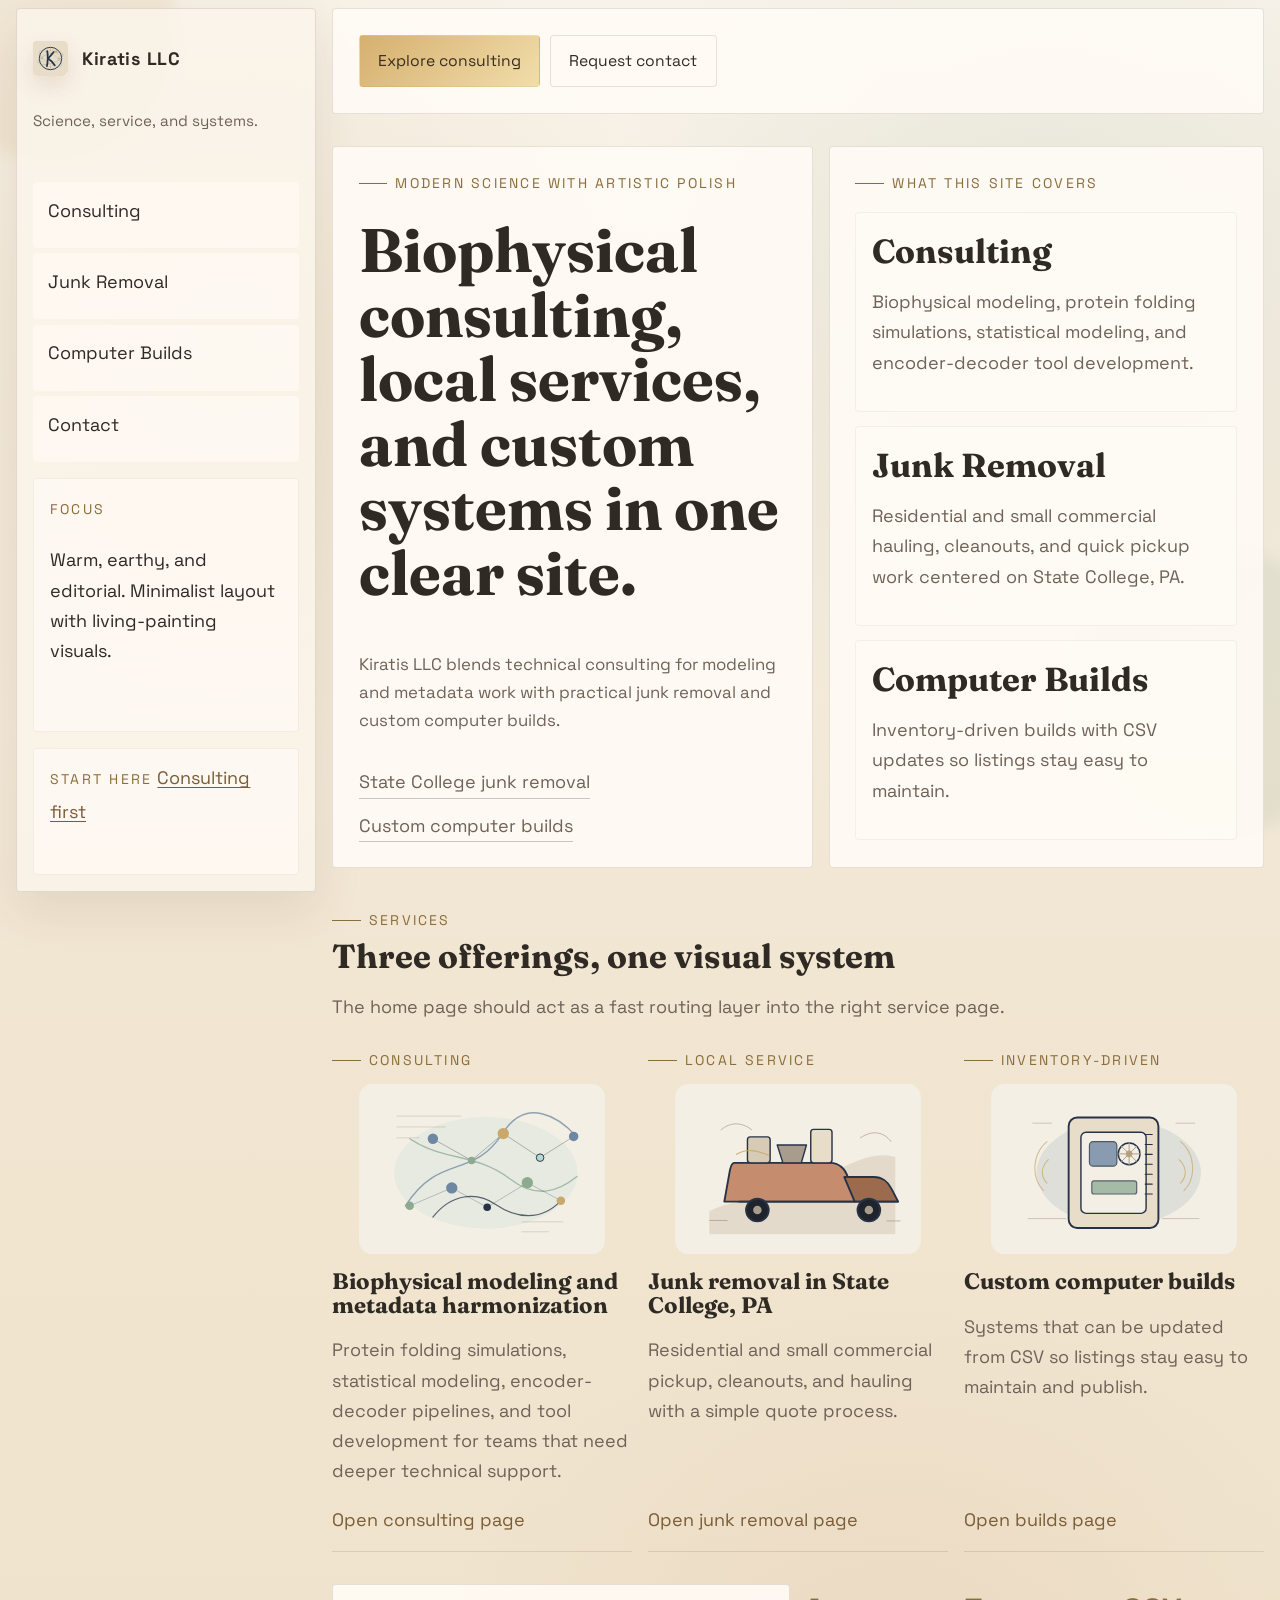
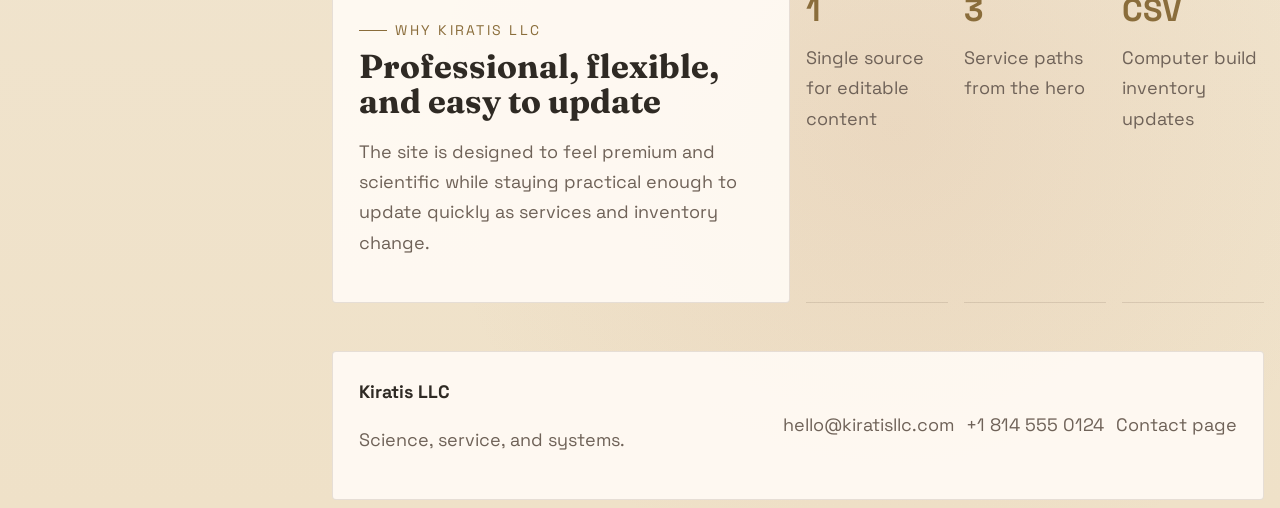
<file: index.html>
<!doctype html>
<html lang="en">
<head>
  <meta charset="utf-8">
  <meta name="viewport" content="width=device-width, initial-scale=1">
  <meta name="description" content="Kiratis LLC provides biophysical modeling consulting, local junk removal, and custom computer builds.">
  <title>Kiratis LLC | Science, Service, and Systems</title>
  <link rel="stylesheet" href="styles.css">
  <script src="script.js" defer></script>
</head>
<body data-page="home">
  <div class="page-sheen page-sheen-one" aria-hidden="true"></div>
  <div class="page-sheen page-sheen-two" aria-hidden="true"></div>

  <div class="app-shell">
    <aside class="sidebar">
      <a class="brand sidebar-brand" href="index.html">
        <img src="assets/logos/logo-mark.svg?v=2" alt="Kiratis LLC mark">
        <span data-site-brand>Kiratis LLC</span>
      </a>
      <p class="sidebar-kicker">Science, service, and systems.</p>
      <nav class="sidebar-nav" aria-label="Primary">
        <a href="consulting.html">Consulting</a>
        <a href="junk-removal.html">Junk Removal</a>
        <a href="computer-builds.html">Computer Builds</a>
        <a href="contact.html">Contact</a>
      </nav>
      <div class="sidebar-block">
        <span class="sidebar-label">Focus</span>
        <p>Warm, earthy, and editorial. Minimalist layout with living-painting visuals.</p>
      </div>
      <div class="sidebar-block sidebar-note">
        <span class="sidebar-label">Start here</span>
        <a href="consulting.html">Consulting first</a>
      </div>
    </aside>

    <div class="app-content">
      <header class="site-header">
        <div class="header-actions">
          <a class="button button-primary" href="consulting.html">Explore consulting</a>
          <a class="button button-secondary" href="contact.html">Request contact</a>
        </div>
      </header>

      <main>
    <section class="hero hero-split">
      <div class="hero-copy">
        <span class="eyebrow">Modern science with artistic polish</span>
        <h1>Biophysical consulting, local services, and custom systems in one clear site.</h1>
        <p class="lede">Kiratis LLC blends technical consulting for modeling and metadata work with practical junk removal and custom computer builds.</p>
        <div class="inline-links">
          <a href="junk-removal.html">State College junk removal</a>
          <a href="computer-builds.html">Custom computer builds</a>
        </div>
      </div>
      <div class="hero-panel">
        <div class="panel-kicker">What this site covers</div>
        <div class="panel-stack">
          <article>
            <h2>Consulting</h2>
            <p>Biophysical modeling, protein folding simulations, statistical modeling, and encoder-decoder tool development.</p>
          </article>
          <article>
            <h2>Junk Removal</h2>
            <p>Residential and small commercial hauling, cleanouts, and quick pickup work centered on State College, PA.</p>
          </article>
          <article>
            <h2>Computer Builds</h2>
            <p>Inventory-driven builds with CSV updates so listings stay easy to maintain.</p>
          </article>
        </div>
      </div>
    </section>

    <section class="section">
      <div class="section-heading">
        <span class="eyebrow">Services</span>
        <h2>Three offerings, one visual system</h2>
        <p>The home page should act as a fast routing layer into the right service page.</p>
      </div>
      <div class="service-grid" data-service-cards>
        <article class="service-card glass-card">
          <h3>Loading services...</h3>
          <p>The service cards will populate from <strong>data/services.json</strong>.</p>
        </article>
      </div>
    </section>

    <section class="section section-two-column">
      <div class="content-block glass-card">
        <span class="eyebrow">Why Kiratis LLC</span>
        <h2>Professional, flexible, and easy to update</h2>
        <p>The site is designed to feel premium and scientific while staying practical enough to update quickly as services and inventory change.</p>
      </div>
      <div class="stats-grid">
        <div class="stat-card glass-card">
          <strong>1</strong>
          <span>Single source for editable content</span>
        </div>
        <div class="stat-card glass-card">
          <strong>3</strong>
          <span>Service paths from the hero</span>
        </div>
        <div class="stat-card glass-card">
          <strong>CSV</strong>
          <span>Computer build inventory updates</span>
        </div>
      </div>
    </section>
  </main>

      <footer class="site-footer glass-card">
        <div>
          <strong data-site-brand>Kiratis LLC</strong>
          <p data-site-tagline>Science, service, and systems.</p>
        </div>
        <div class="footer-links">
          <a href="mailto:hello@kiratisllc.com" data-contact-email>Email</a>
          <a href="tel:+18145550124" data-contact-phone>Phone</a>
          <a href="contact.html">Contact page</a>
        </div>
      </footer>
    </div>
  </div>
</body>
</html>
</file>
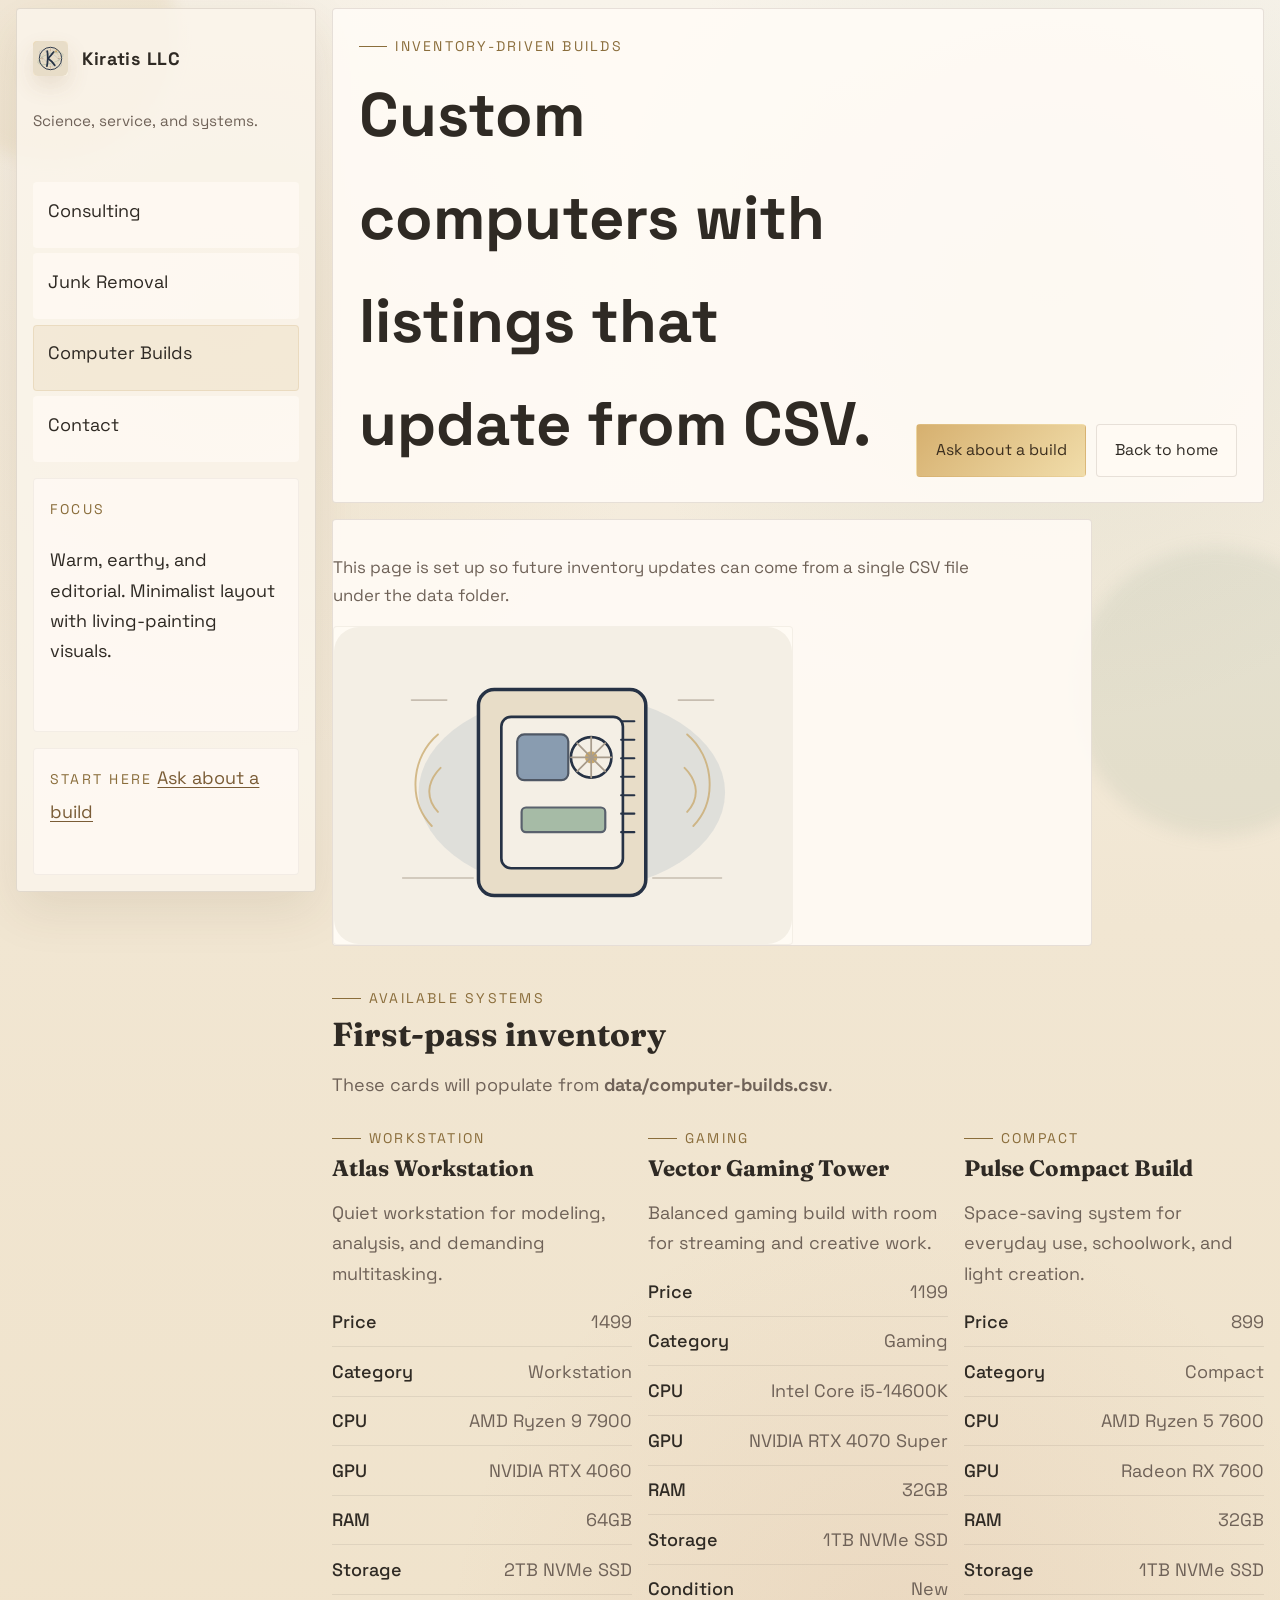
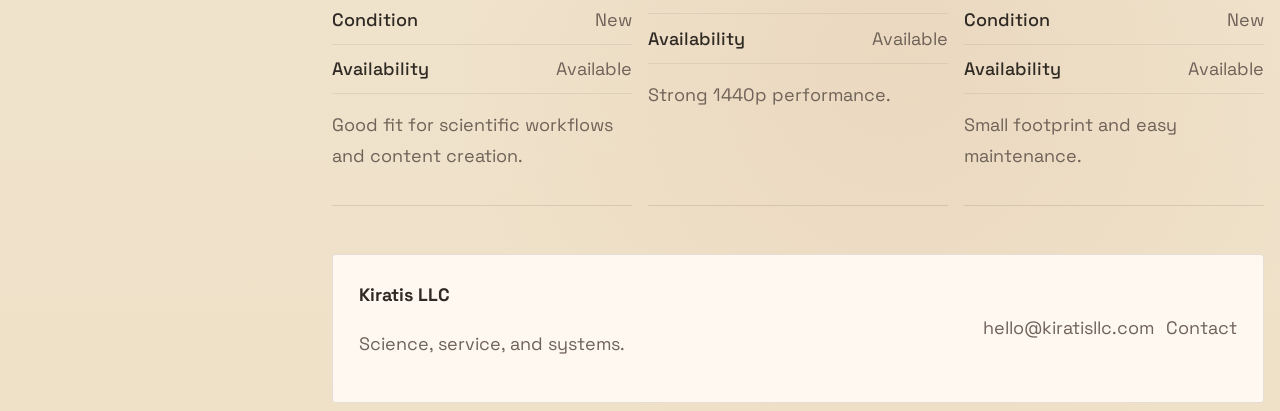
<file: computer-builds.html>
<!doctype html>
<html lang="en">
<head>
  <meta charset="utf-8">
  <meta name="viewport" content="width=device-width, initial-scale=1">
  <meta name="description" content="Custom computer builds with inventory updated from CSV.">
  <title>Computer Builds | Kiratis LLC</title>
  <link rel="stylesheet" href="styles.css">
  <script src="script.js" defer></script>
</head>
<body data-page="computer-builds">
  <div class="page-sheen page-sheen-one" aria-hidden="true"></div>
  <div class="page-sheen page-sheen-two" aria-hidden="true"></div>

  <div class="app-shell">
    <aside class="sidebar">
      <a class="brand sidebar-brand" href="index.html">
        <img src="assets/logos/logo-mark.svg?v=2" alt="Kiratis LLC mark">
        <span data-site-brand>Kiratis LLC</span>
      </a>
      <p class="sidebar-kicker">Science, service, and systems.</p>
      <nav class="sidebar-nav" aria-label="Primary">
        <a href="consulting.html">Consulting</a>
        <a href="junk-removal.html">Junk Removal</a>
        <a href="computer-builds.html" aria-current="page">Computer Builds</a>
        <a href="contact.html">Contact</a>
      </nav>
      <div class="sidebar-block">
        <span class="sidebar-label">Focus</span>
        <p>Warm, earthy, and editorial. Minimalist layout with living-painting visuals.</p>
      </div>
      <div class="sidebar-block sidebar-note">
        <span class="sidebar-label">Start here</span>
        <a href="contact.html">Ask about a build</a>
      </div>
    </aside>

    <div class="app-content">
      <header class="site-header">
        <div class="header-copy">
          <span class="eyebrow">Inventory-driven builds</span>
          <h1>Custom computers with listings that update from CSV.</h1>
        </div>
        <div class="header-actions">
          <a class="button button-primary" href="contact.html">Ask about a build</a>
          <a class="button button-secondary" href="index.html">Back to home</a>
        </div>
      </header>

      <main>
    <section class="hero page-hero">
      <p class="lede">This page is set up so future inventory updates can come from a single CSV file under the data folder.</p>
      <img class="hero-inline-art" src="assets/illustrations/sections/section-computer-builds.svg?v=2" alt="Computer builds section illustration">
    </section>

    <section class="section">
      <div class="section-heading">
        <span class="eyebrow">Available systems</span>
        <h2>First-pass inventory</h2>
        <p>These cards will populate from <strong>data/computer-builds.csv</strong>.</p>
      </div>
      <div class="build-grid" data-builds>
        <article class="build-card glass-card">
          <h3>Loading builds...</h3>
          <p>The inventory will render once the CSV is available.</p>
        </article>
      </div>
    </section>
  </main>

      <footer class="site-footer glass-card">
        <div>
          <strong data-site-brand>Kiratis LLC</strong>
          <p data-site-tagline>Science, service, and systems.</p>
        </div>
        <div class="footer-links">
          <a href="mailto:hello@kiratisllc.com" data-contact-email>Email</a>
          <a href="contact.html">Contact</a>
        </div>
      </footer>
    </div>
  </div>
</body>
</html>
</file>
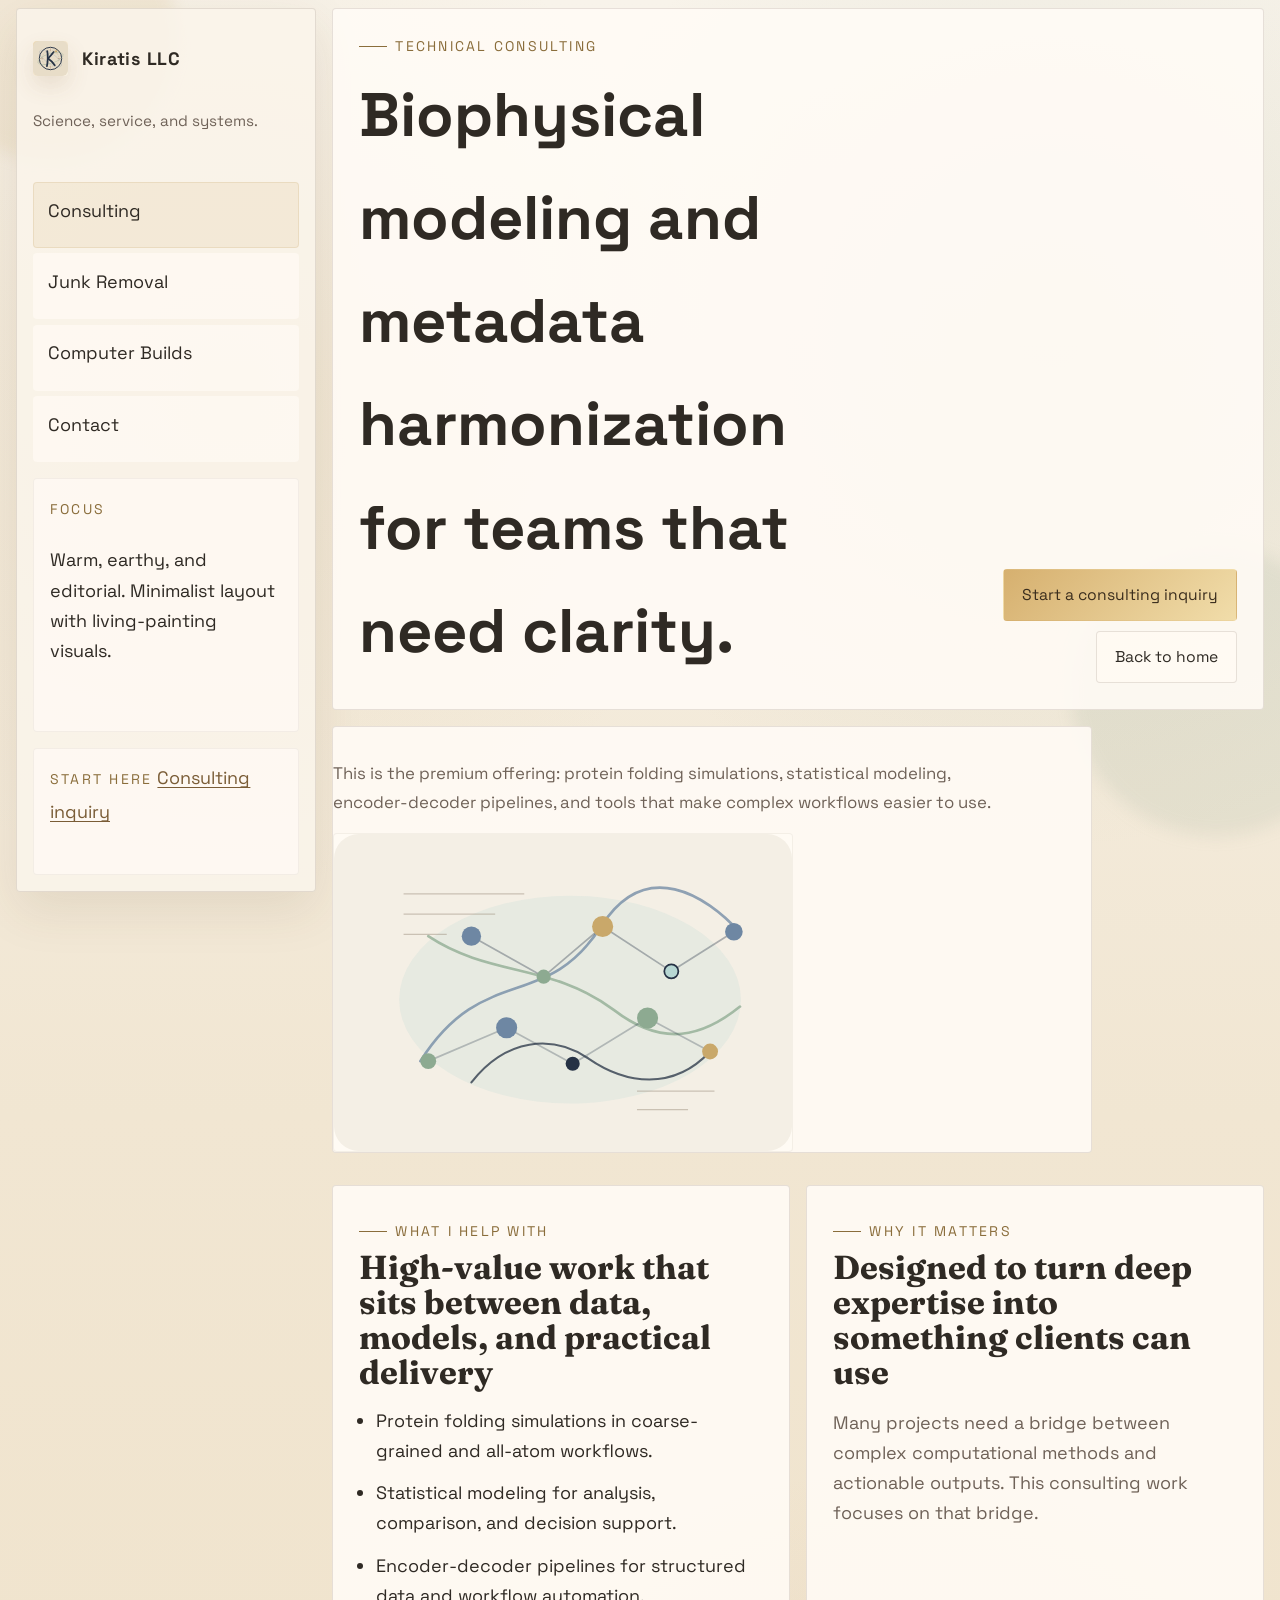
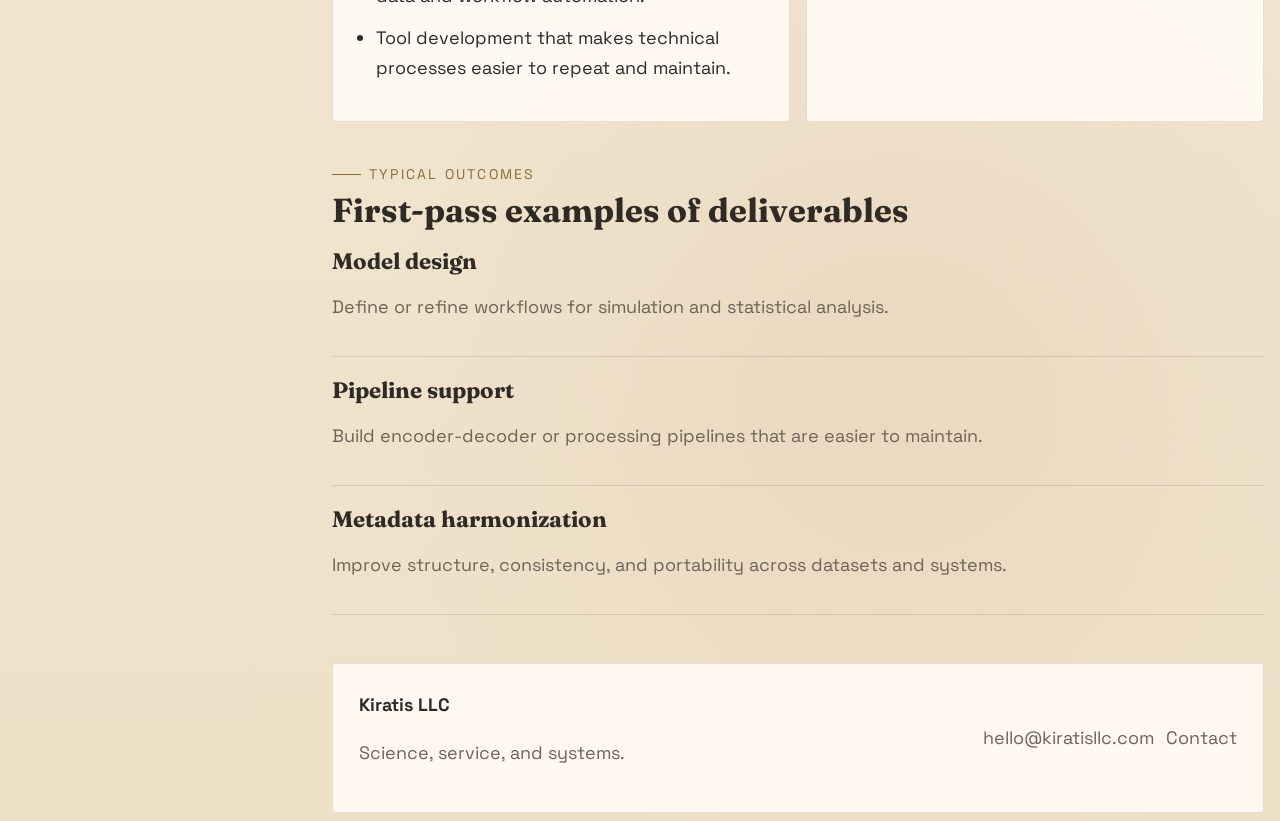
<file: consulting.html>
<!doctype html>
<html lang="en">
<head>
  <meta charset="utf-8">
  <meta name="viewport" content="width=device-width, initial-scale=1">
  <meta name="description" content="Biophysical modeling, metadata harmonization, statistical modeling, and encoder-decoder tool development consulting.">
  <title>Consulting | Kiratis LLC</title>
  <link rel="stylesheet" href="styles.css">
  <script src="script.js" defer></script>
</head>
<body data-page="consulting">
  <div class="page-sheen page-sheen-one" aria-hidden="true"></div>
  <div class="page-sheen page-sheen-two" aria-hidden="true"></div>

  <div class="app-shell">
    <aside class="sidebar">
      <a class="brand sidebar-brand" href="index.html">
        <img src="assets/logos/logo-mark.svg?v=2" alt="Kiratis LLC mark">
        <span data-site-brand>Kiratis LLC</span>
      </a>
      <p class="sidebar-kicker">Science, service, and systems.</p>
      <nav class="sidebar-nav" aria-label="Primary">
        <a href="consulting.html" aria-current="page">Consulting</a>
        <a href="junk-removal.html">Junk Removal</a>
        <a href="computer-builds.html">Computer Builds</a>
        <a href="contact.html">Contact</a>
      </nav>
      <div class="sidebar-block">
        <span class="sidebar-label">Focus</span>
        <p>Warm, earthy, and editorial. Minimalist layout with living-painting visuals.</p>
      </div>
      <div class="sidebar-block sidebar-note">
        <span class="sidebar-label">Start here</span>
        <a href="contact.html">Consulting inquiry</a>
      </div>
    </aside>

    <div class="app-content">
      <header class="site-header">
        <div class="header-copy">
          <span class="eyebrow">Technical consulting</span>
          <h1>Biophysical modeling and metadata harmonization for teams that need clarity.</h1>
        </div>
        <div class="header-actions">
          <a class="button button-primary" href="contact.html">Start a consulting inquiry</a>
          <a class="button button-secondary" href="index.html">Back to home</a>
        </div>
      </header>

      <main>
    <section class="hero page-hero">
      <p class="lede">This is the premium offering: protein folding simulations, statistical modeling, encoder-decoder pipelines, and tools that make complex workflows easier to use.</p>
      <img class="hero-inline-art" src="assets/illustrations/sections/section-consulting.svg?v=2" alt="Consulting section illustration">
    </section>

    <section class="section section-two-column">
      <div class="content-block glass-card">
        <span class="eyebrow">What I help with</span>
        <h2>High-value work that sits between data, models, and practical delivery</h2>
        <ul class="clean-list">
          <li>Protein folding simulations in coarse-grained and all-atom workflows.</li>
          <li>Statistical modeling for analysis, comparison, and decision support.</li>
          <li>Encoder-decoder pipelines for structured data and workflow automation.</li>
          <li>Tool development that makes technical processes easier to repeat and maintain.</li>
        </ul>
      </div>
      <div class="content-block glass-card">
        <span class="eyebrow">Why it matters</span>
        <h2>Designed to turn deep expertise into something clients can use</h2>
        <p>Many projects need a bridge between complex computational methods and actionable outputs. This consulting work focuses on that bridge.</p>
      </div>
    </section>

    <section class="section">
      <div class="section-heading">
        <span class="eyebrow">Typical outcomes</span>
        <h2>First-pass examples of deliverables</h2>
      </div>
      <div class="detail-grid">
        <article class="detail-card glass-card">
          <h3>Model design</h3>
          <p>Define or refine workflows for simulation and statistical analysis.</p>
        </article>
        <article class="detail-card glass-card">
          <h3>Pipeline support</h3>
          <p>Build encoder-decoder or processing pipelines that are easier to maintain.</p>
        </article>
        <article class="detail-card glass-card">
          <h3>Metadata harmonization</h3>
          <p>Improve structure, consistency, and portability across datasets and systems.</p>
        </article>
      </div>
    </section>
  </main>

      <footer class="site-footer glass-card">
        <div>
          <strong data-site-brand>Kiratis LLC</strong>
          <p data-site-tagline>Science, service, and systems.</p>
        </div>
        <div class="footer-links">
          <a href="mailto:hello@kiratisllc.com" data-contact-email>Email</a>
          <a href="contact.html">Contact</a>
        </div>
      </footer>
    </div>
  </div>
</body>
</html>
</file>
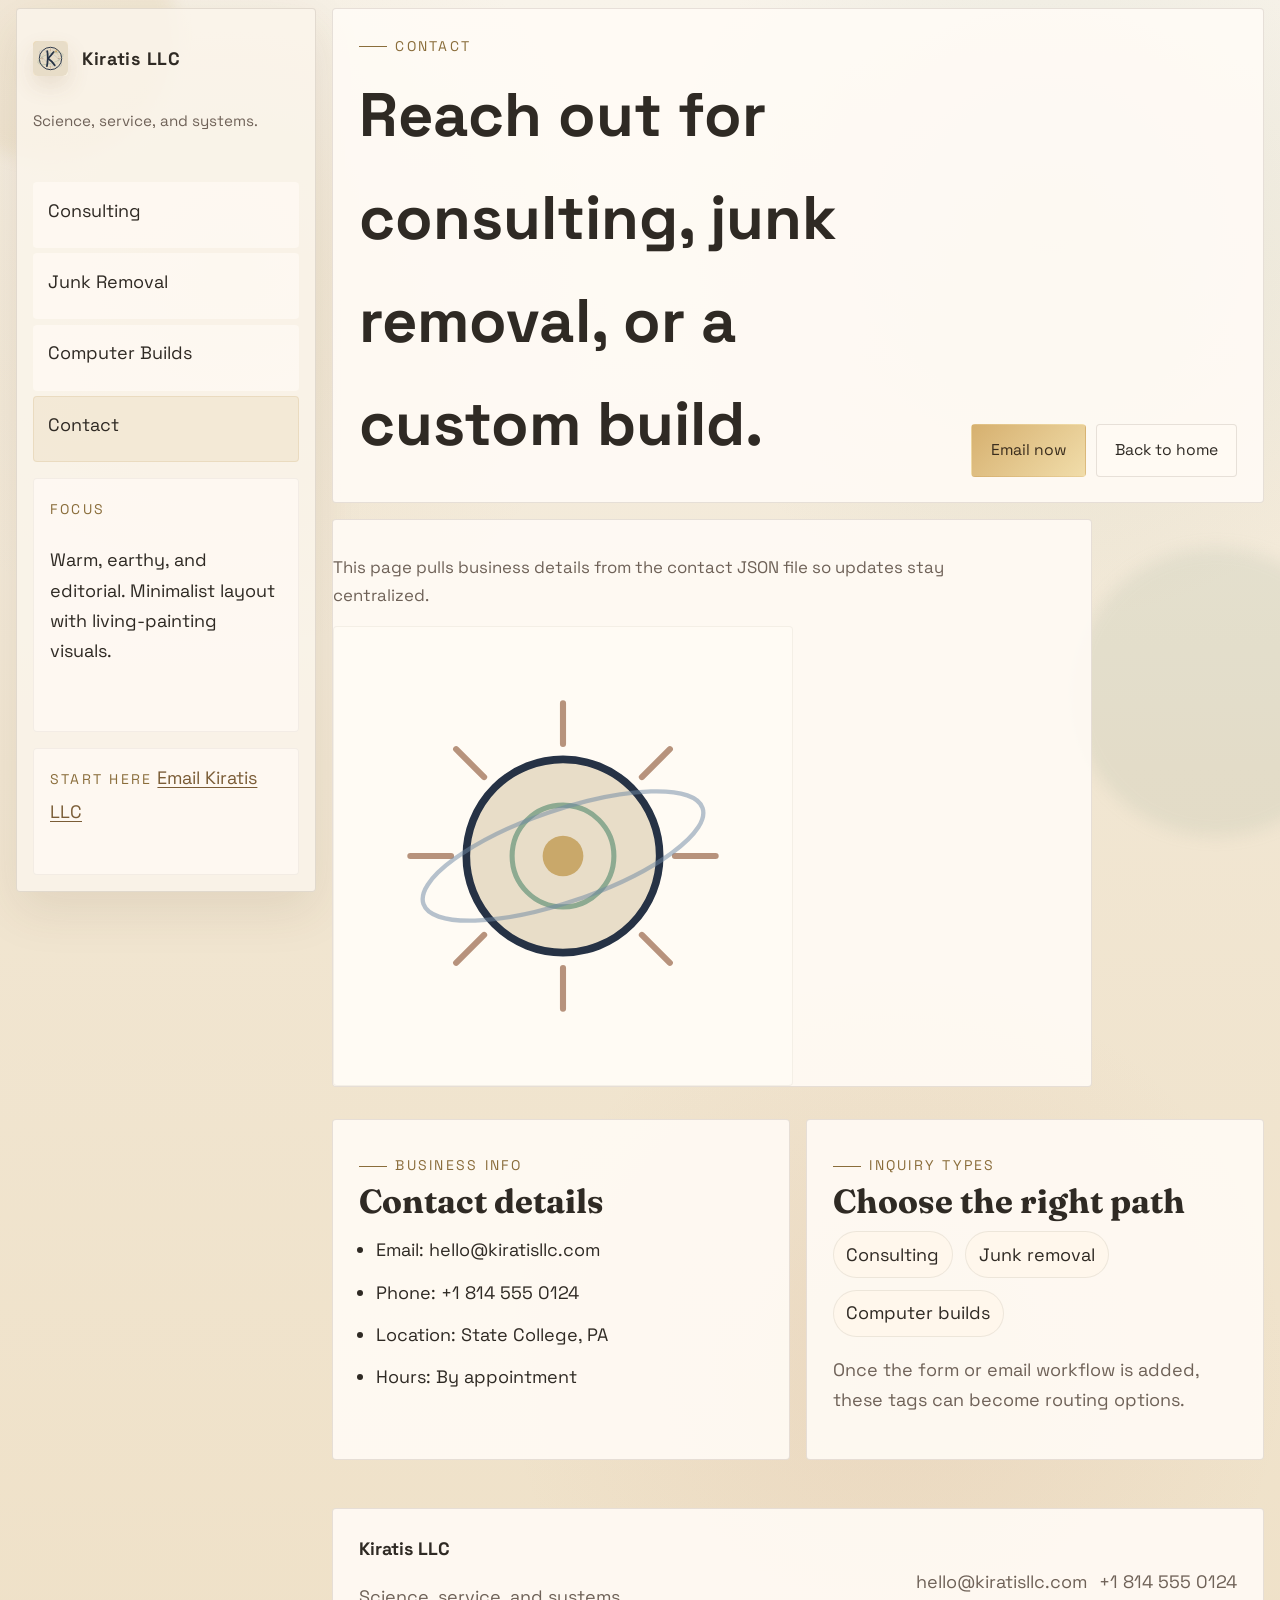
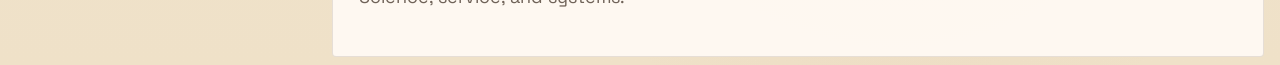
<file: contact.html>
<!doctype html>
<html lang="en">
<head>
  <meta charset="utf-8">
  <meta name="viewport" content="width=device-width, initial-scale=1">
  <meta name="description" content="Contact Kiratis LLC for consulting, junk removal, or custom computer build inquiries.">
  <title>Contact | Kiratis LLC</title>
  <link rel="stylesheet" href="styles.css">
  <script src="script.js" defer></script>
</head>
<body data-page="contact">
  <div class="page-sheen page-sheen-one" aria-hidden="true"></div>
  <div class="page-sheen page-sheen-two" aria-hidden="true"></div>

  <div class="app-shell">
    <aside class="sidebar">
      <a class="brand sidebar-brand" href="index.html">
        <img src="assets/logos/logo-mark.svg?v=2" alt="Kiratis LLC mark">
        <span data-site-brand>Kiratis LLC</span>
      </a>
      <p class="sidebar-kicker">Science, service, and systems.</p>
      <nav class="sidebar-nav" aria-label="Primary">
        <a href="consulting.html">Consulting</a>
        <a href="junk-removal.html">Junk Removal</a>
        <a href="computer-builds.html">Computer Builds</a>
        <a href="contact.html" aria-current="page">Contact</a>
      </nav>
      <div class="sidebar-block">
        <span class="sidebar-label">Focus</span>
        <p>Warm, earthy, and editorial. Minimalist layout with living-painting visuals.</p>
      </div>
      <div class="sidebar-block sidebar-note">
        <span class="sidebar-label">Start here</span>
        <a href="mailto:hello@kiratisllc.com">Email Kiratis LLC</a>
      </div>
    </aside>

    <div class="app-content">
      <header class="site-header">
        <div class="header-copy">
          <span class="eyebrow">Contact</span>
          <h1>Reach out for consulting, junk removal, or a custom build.</h1>
        </div>
        <div class="header-actions">
          <a class="button button-primary" href="mailto:hello@kiratisllc.com">Email now</a>
          <a class="button button-secondary" href="index.html">Back to home</a>
        </div>
      </header>

      <main>
    <section class="hero page-hero">
      <p class="lede">This page pulls business details from the contact JSON file so updates stay centralized.</p>
      <img class="hero-inline-art" src="assets/illustrations/ornaments/ornament-sun-seal.svg?v=2" alt="Ancient science ornamental seal">
    </section>

    <section class="section section-two-column">
      <div class="content-block glass-card">
        <span class="eyebrow">Business info</span>
        <h2>Contact details</h2>
        <ul class="contact-list">
          <li>Email: <a href="mailto:hello@kiratisllc.com" data-contact-email>hello@kiratisllc.com</a></li>
          <li>Phone: <a href="tel:+18145550124" data-contact-phone>(814) 555-0124</a></li>
          <li>Location: <span data-contact-location>State College, PA</span></li>
          <li>Hours: <span data-contact-hours>By appointment</span></li>
        </ul>
      </div>
      <div class="content-block glass-card">
        <span class="eyebrow">Inquiry types</span>
        <h2>Choose the right path</h2>
        <div class="tag-row" data-contact-services>
          <span class="tag">Consulting</span>
          <span class="tag">Junk removal</span>
          <span class="tag">Computer builds</span>
        </div>
        <p>Once the form or email workflow is added, these tags can become routing options.</p>
      </div>
    </section>
  </main>

      <footer class="site-footer glass-card">
        <div>
          <strong data-site-brand>Kiratis LLC</strong>
          <p data-site-tagline>Science, service, and systems.</p>
        </div>
        <div class="footer-links">
          <a href="mailto:hello@kiratisllc.com" data-contact-email>Email</a>
          <a href="tel:+18145550124" data-contact-phone>Phone</a>
        </div>
      </footer>
    </div>
  </div>
</body>
</html>
</file>
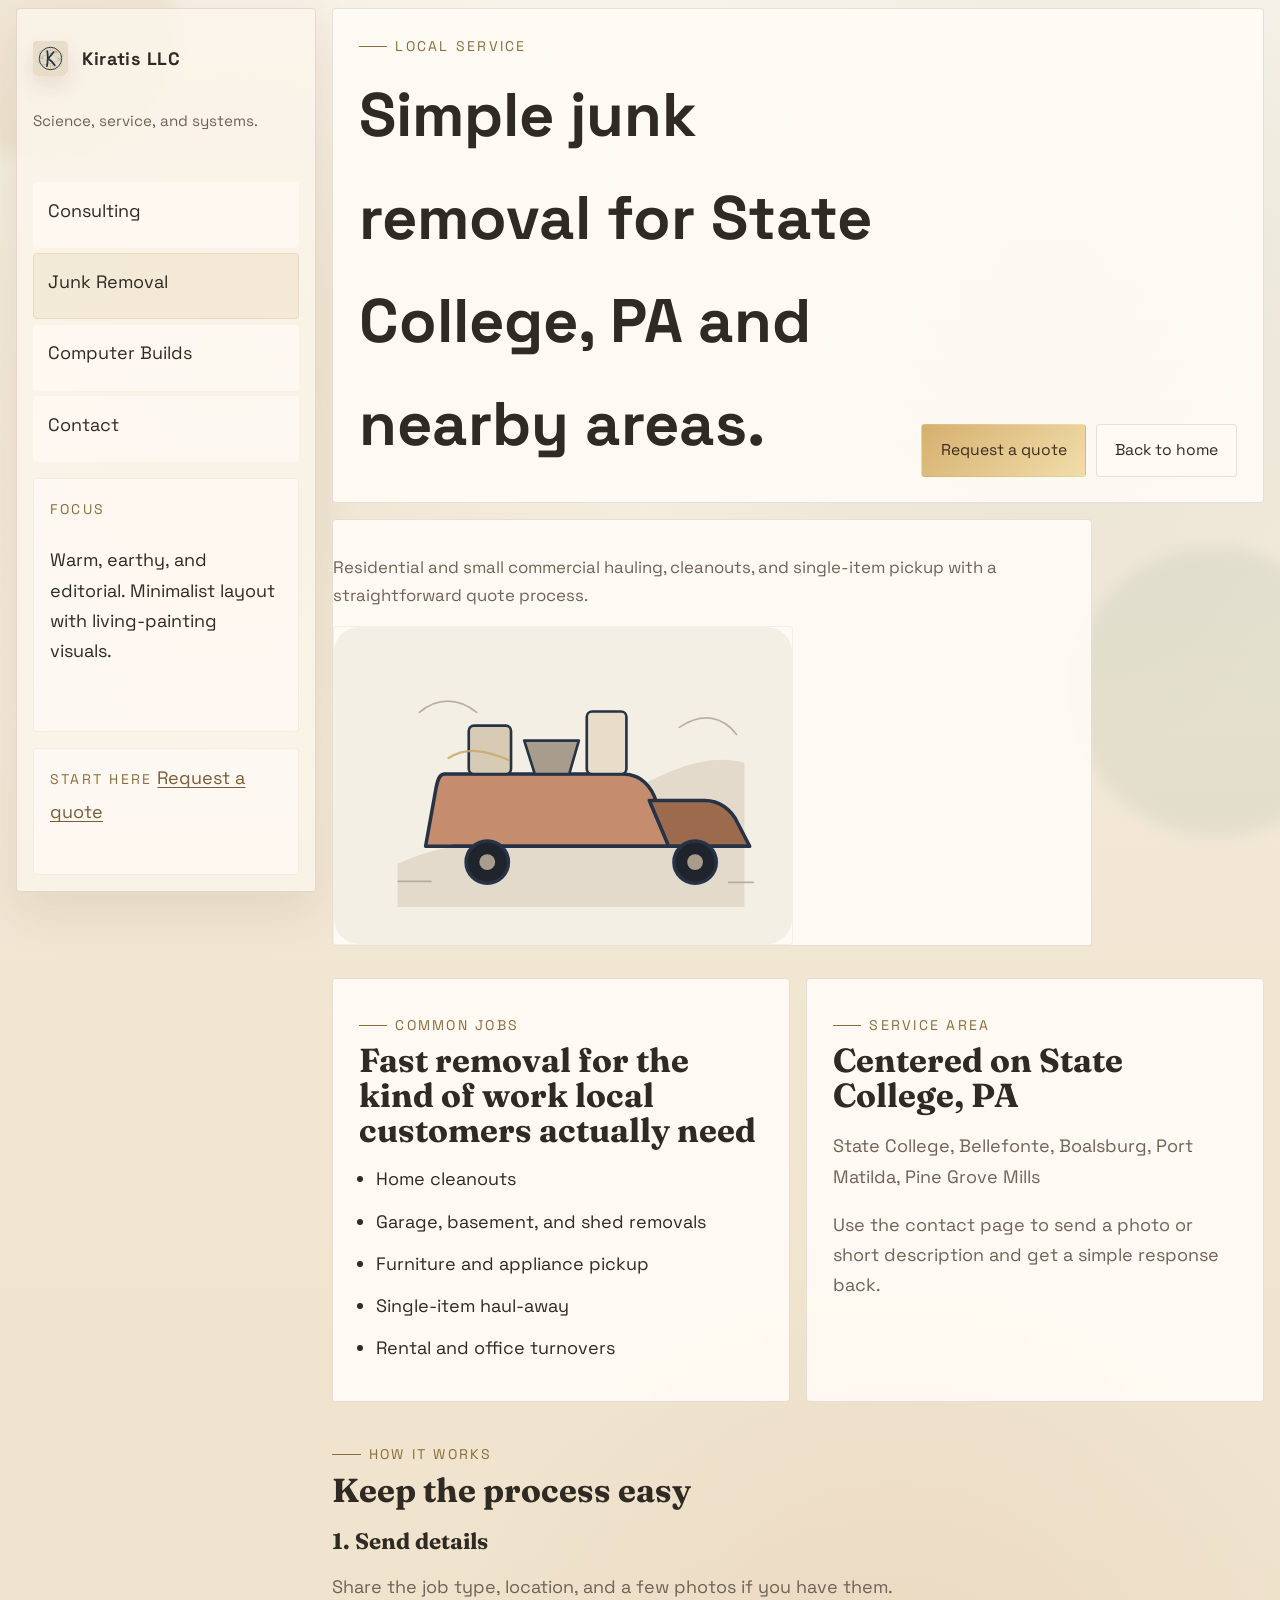
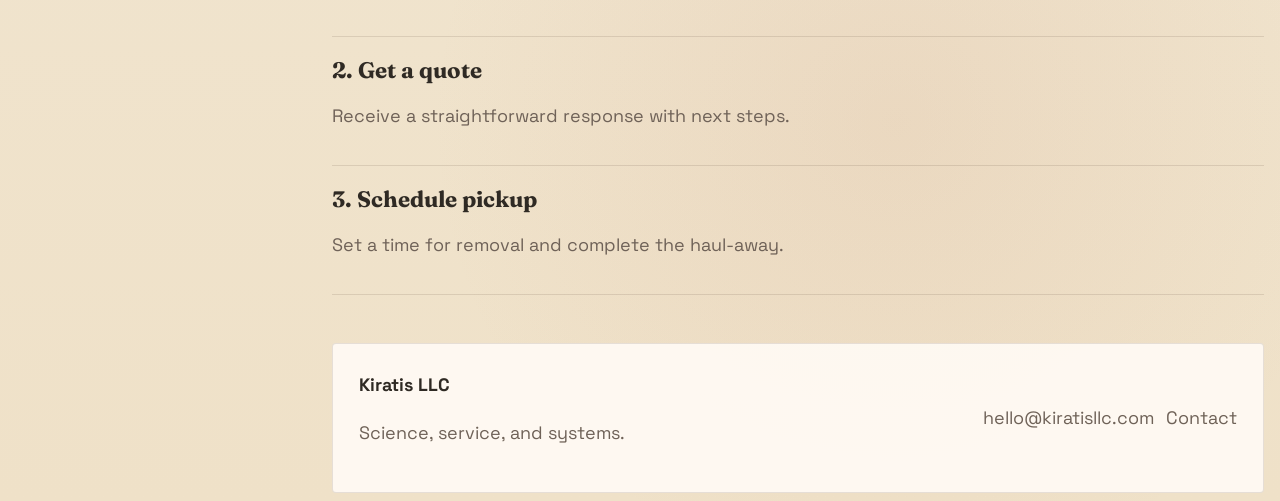
<file: junk-removal.html>
<!doctype html>
<html lang="en">
<head>
  <meta charset="utf-8">
  <meta name="viewport" content="width=device-width, initial-scale=1">
  <meta name="description" content="State College, PA junk removal for cleanouts, haul-away jobs, and fast pickup service.">
  <title>Junk Removal | Kiratis LLC</title>
  <link rel="stylesheet" href="styles.css">
  <script src="script.js" defer></script>
</head>
<body data-page="junk-removal">
  <div class="page-sheen page-sheen-one" aria-hidden="true"></div>
  <div class="page-sheen page-sheen-two" aria-hidden="true"></div>

  <div class="app-shell">
    <aside class="sidebar">
      <a class="brand sidebar-brand" href="index.html">
        <img src="assets/logos/logo-mark.svg?v=2" alt="Kiratis LLC mark">
        <span data-site-brand>Kiratis LLC</span>
      </a>
      <p class="sidebar-kicker">Science, service, and systems.</p>
      <nav class="sidebar-nav" aria-label="Primary">
        <a href="consulting.html">Consulting</a>
        <a href="junk-removal.html" aria-current="page">Junk Removal</a>
        <a href="computer-builds.html">Computer Builds</a>
        <a href="contact.html">Contact</a>
      </nav>
      <div class="sidebar-block">
        <span class="sidebar-label">Focus</span>
        <p>Warm, earthy, and editorial. Minimalist layout with living-painting visuals.</p>
      </div>
      <div class="sidebar-block sidebar-note">
        <span class="sidebar-label">Start here</span>
        <a href="contact.html">Request a quote</a>
      </div>
    </aside>

    <div class="app-content">
      <header class="site-header">
        <div class="header-copy">
          <span class="eyebrow">Local service</span>
          <h1>Simple junk removal for State College, PA and nearby areas.</h1>
        </div>
        <div class="header-actions">
          <a class="button button-primary" href="contact.html">Request a quote</a>
          <a class="button button-secondary" href="index.html">Back to home</a>
        </div>
      </header>

      <main>
    <section class="hero page-hero">
      <p class="lede">Residential and small commercial hauling, cleanouts, and single-item pickup with a straightforward quote process.</p>
      <img class="hero-inline-art" src="assets/illustrations/sections/section-junk-removal.svg?v=2" alt="Junk removal section illustration">
    </section>

    <section class="section section-two-column">
      <div class="content-block glass-card">
        <span class="eyebrow">Common jobs</span>
        <h2>Fast removal for the kind of work local customers actually need</h2>
        <ul class="clean-list" data-junk-jobs>
          <li>Home cleanouts.</li>
          <li>Garage, basement, and shed removals.</li>
          <li>Furniture, appliance, and single-item pickup.</li>
          <li>Small office or rental turnovers.</li>
        </ul>
      </div>
      <div class="content-block glass-card">
        <span class="eyebrow">Service area</span>
        <h2>Centered on State College, PA</h2>
        <p data-junk-service-area>State College, Bellefonte, Boalsburg, Port Matilda, and nearby communities.</p>
        <p>Use the contact page to send a photo or short description and get a simple response back.</p>
      </div>
    </section>

    <section class="section">
      <div class="section-heading">
        <span class="eyebrow">How it works</span>
        <h2>Keep the process easy</h2>
      </div>
      <div class="detail-grid">
        <article class="detail-card glass-card">
          <h3>1. Send details</h3>
          <p>Share the job type, location, and a few photos if you have them.</p>
        </article>
        <article class="detail-card glass-card">
          <h3>2. Get a quote</h3>
          <p>Receive a straightforward response with next steps.</p>
        </article>
        <article class="detail-card glass-card">
          <h3>3. Schedule pickup</h3>
          <p>Set a time for removal and complete the haul-away.</p>
        </article>
      </div>
    </section>
  </main>

      <footer class="site-footer glass-card">
        <div>
          <strong data-site-brand>Kiratis LLC</strong>
          <p data-site-tagline>Science, service, and systems.</p>
        </div>
        <div class="footer-links">
          <a href="mailto:hello@kiratisllc.com" data-contact-email>Email</a>
          <a href="contact.html">Contact</a>
        </div>
      </footer>
    </div>
  </div>
</body>
</html>
</file>
<file: styles.css>
@import url('https://fonts.googleapis.com/css2?family=Fraunces:opsz,wght@9..144,500;9..144,600;9..144,700&family=Space+Grotesk:wght@400;500;700&display=swap');

:root {
  color-scheme: light;
  --bg: #f3ecdf;
  --bg-soft: #f8f3ea;
  --panel: rgba(251, 245, 235, 0.88);
  --panel-strong: rgba(255, 251, 244, 0.96);
  --text: #2f2a24;
  --muted: #6f6258;
  --line: rgba(87, 68, 52, 0.14);
  --accent: #8da58e;
  --accent-2: #c58c6d;
  --accent-3: #c9a86a;
  --shadow: 0 18px 50px rgba(84, 58, 32, 0.1);
  --radius: 4px;
  --radius-sm: 4px;
  --max: 1160px;
}

* {
  box-sizing: border-box;
}

html {
  scroll-behavior: smooth;
}

body {
  margin: 0;
  min-height: 100vh;
  font-size: clamp(16px, 0.8vw + 12px, 18px);
  line-height: 1.68;
  font-family: 'Space Grotesk', sans-serif;
  color: var(--text);
  background:
    radial-gradient(circle at 18% 16%, rgba(200, 168, 106, 0.14), transparent 22%),
    radial-gradient(circle at 82% 14%, rgba(141, 165, 142, 0.16), transparent 22%),
    radial-gradient(circle at 70% 82%, rgba(196, 140, 109, 0.12), transparent 24%),
    linear-gradient(180deg, #f8f3ea 0%, #f1e6d2 46%, #efe1c8 100%);
  overflow-x: hidden;
}

body::before,
body::after,
.page-sheen {
  content: "";
  position: fixed;
  pointer-events: none;
  z-index: 0;
  border-radius: 999px;
  filter: blur(8px);
}

.page-sheen-one {
  top: -6rem;
  left: -5rem;
  width: 16rem;
  height: 16rem;
  background: rgba(201, 168, 106, 0.14);
}

.page-sheen-two {
  right: -5rem;
  bottom: 4rem;
  width: 18rem;
  height: 18rem;
  background: rgba(141, 165, 142, 0.14);
}

a {
  color: inherit;
  text-decoration: none;
}

img {
  display: block;
  max-width: 100%;
}

main,
header,
footer {
  position: relative;
  z-index: 1;
}

.app-shell {
  display: grid;
  grid-template-columns: minmax(240px, 300px) minmax(0, 1fr);
  gap: 1rem;
  width: min(1460px, calc(100% - 1rem));
  margin: 0 auto;
  padding: 0.5rem;
}

.sidebar {
  position: sticky;
  top: 0.5rem;
  align-self: start;
  display: grid;
  gap: 1rem;
  min-height: calc(100vh - 1rem);
  padding: 1rem;
  border: 1px solid var(--line);
  border-radius: var(--radius);
  background: rgba(251, 245, 235, 0.84);
  box-shadow: var(--shadow);
}

.sidebar-brand {
  display: inline-flex;
  align-items: center;
  gap: 0.85rem;
  font-weight: 700;
  letter-spacing: 0.04em;
}

.sidebar-brand img,
.brand-mark {
  width: 2.2rem;
  height: 2.2rem;
  border-radius: 4px;
  background: linear-gradient(135deg, #ead8b5, #f8f1e2);
  box-shadow: 0 10px 22px rgba(124, 92, 51, 0.14);
}

.sidebar-brand img {
  object-fit: cover;
}

.sidebar-kicker {
  margin: 0;
  color: var(--muted);
  font-size: 0.95rem;
}

.sidebar-nav {
  display: grid;
  gap: 0.35rem;
}

.sidebar-nav a {
  display: block;
  padding: 0.8rem 0.9rem;
  border: 1px solid transparent;
  border-radius: 4px;
  background: rgba(255, 251, 245, 0.62);
  transition: background 0.2s ease, border-color 0.2s ease;
}

.sidebar-nav a:hover,
.sidebar-nav a[aria-current="page"] {
  background: rgba(201, 168, 106, 0.14);
  border-color: rgba(201, 168, 106, 0.2);
}

.sidebar-block {
  padding: 0.9rem 1rem;
  border-radius: 4px;
  border: 1px solid rgba(111, 98, 88, 0.08);
  background: rgba(255, 251, 245, 0.72);
}

.sidebar-label {
  display: block;
  margin-bottom: 0.35rem;
  color: #8a6d3b;
  font-size: 0.72rem;
  text-transform: uppercase;
  letter-spacing: 0.14em;
}

.sidebar-note a {
  color: #7a5c36;
  text-decoration: underline;
  text-decoration-thickness: 1px;
  text-underline-offset: 0.18em;
}

.app-content {
  display: grid;
  gap: 1rem;
}

.site-header,
.site-footer,
.hero-copy,
.page-hero,
.content-block,
.hero-panel {
  border: 1px solid var(--line);
  border-radius: var(--radius);
  background: rgba(255, 251, 245, 0.9);
  box-shadow: none;
}

.site-header,
.site-footer,
.hero-copy,
.page-hero,
.content-block,
.hero-panel {
  padding: clamp(1rem, 2vw, 1.6rem);
}

.site-header {
  display: flex;
  align-items: flex-end;
  justify-content: space-between;
  gap: 1rem;
}

.header-copy {
  display: grid;
  gap: 0.35rem;
}

.header-copy h1 {
  margin: 0;
  max-width: 13ch;
}

.header-actions {
  display: flex;
  flex-wrap: wrap;
  justify-content: flex-end;
  gap: 0.6rem;
}

main {
  width: 100%;
  margin: 0;
  padding: 0 0 2rem;
}

.hero {
  padding: 1rem 0 0;
}

.hero-split {
  display: grid;
  grid-template-columns: minmax(0, 1.05fr) minmax(0, 0.95fr);
  gap: 1rem;
}

.hero-copy {
  display: grid;
  gap: 1rem;
  align-content: start;
}

.hero-panel {
  display: grid;
  gap: 1rem;
  align-content: start;
}

.page-hero {
  max-width: 760px;
}

.hero h1,
.page-hero h1,
.section-heading h2,
.content-block h2,
.detail-card h3,
.service-card h3,
.build-card h3,
.hero-panel h2 {
  font-family: 'Fraunces', serif;
  line-height: 1.05;
  margin: 0.4rem 0 0.75rem;
}

h1 {
  font-size: clamp(2.25rem, 4.8vw, 4rem);
  max-width: 12ch;
}

h2 {
  font-size: clamp(2rem, 2.6vw, 2.45rem);
}

h3 {
  font-size: 1.4rem;
}

.lede,
.section-heading p,
.content-block p,
.hero-panel p,
.service-card p,
.detail-card p,
.build-card p,
.site-footer p,
.stat-card span,
.sidebar-kicker {
  color: var(--muted);
}

.lede {
  font-size: 1.05rem;
  max-width: 62ch;
}

.eyebrow,
.panel-kicker,
.sidebar-label {
  display: inline-flex;
  align-items: center;
  gap: 0.5rem;
  text-transform: uppercase;
  letter-spacing: 0.16em;
  font-size: 0.875rem;
  color: #8a6d3b;
}

.eyebrow::before,
.panel-kicker::before {
  content: "";
  width: 1.8rem;
  height: 1px;
  background: currentColor;
}

.button-row,
.inline-links,
.tag-row,
.footer-links {
  display: flex;
  flex-wrap: wrap;
  gap: 0.75rem;
}

.button {
  display: inline-flex;
  align-items: center;
  justify-content: center;
  min-height: 2.9rem;
  padding: 0.75rem 1.15rem;
  border: 1px solid var(--line);
  border-radius: 4px;
  font-size: 0.98rem;
  transition: transform 0.2s ease, border-color 0.2s ease, background 0.2s ease;
}

.button:hover,
.button:focus-visible {
  transform: translateY(-1px);
}

.button-primary {
  border-color: transparent;
  background: linear-gradient(135deg, #d6b06f, #f1ddaa);
  color: #3a2d1d;
}

.button-secondary {
  background: rgba(255, 250, 243, 0.82);
}

.inline-links a {
  color: var(--muted);
  border-bottom: 1px solid rgba(111, 98, 88, 0.35);
}

.section {
  margin-top: 2rem;
}

.section-heading {
  max-width: 720px;
  margin-bottom: 1rem;
}

.service-grid,
.detail-grid,
.stats-grid,
.build-grid,
.section-two-column {
  display: grid;
  gap: 1rem;
}

.service-grid {
  grid-template-columns: repeat(3, minmax(0, 1fr));
}

.service-card,
.detail-card,
.build-card,
.stat-card {
  border-bottom: 1px solid var(--line);
  padding: 0 0 1rem;
}

.service-card {
  display: flex;
  flex-direction: column;
  justify-content: space-between;
  min-height: 220px;
}

.service-card .card-link,
.build-card .card-link {
  color: #7a5c36;
}

.section-two-column {
  grid-template-columns: repeat(2, minmax(0, 1fr));
}

.clean-list,
.contact-list {
  margin: 1rem 0 0;
  padding-left: 1.1rem;
}

.clean-list li,
.contact-list li {
  margin-bottom: 0.75rem;
}

.tag {
  display: inline-flex;
  align-items: center;
  gap: 0.4rem;
  padding: 0.45rem 0.8rem;
  border-radius: 999px;
  background: rgba(255, 248, 236, 0.9);
  border: 1px solid rgba(111, 98, 88, 0.12);
}

.hero-art,
.hero-inline-art,
.service-card-art {
  display: block;
  width: 100%;
  height: auto;
}

.hero-art,
.hero-inline-art {
  border-radius: 4px;
  border: 1px solid rgba(111, 98, 88, 0.08);
  background: rgba(255, 251, 244, 0.72);
}

.hero-art {
  max-height: 340px;
  object-fit: contain;
}

.hero-inline-art {
  max-width: 460px;
  margin: 0.75rem 0 0;
}

.service-card-art {
  max-height: 170px;
  object-fit: contain;
  margin: 0.75rem 0 1rem;
}

.panel-stack {
  display: grid;
  gap: 0.85rem;
}

.panel-stack article {
  padding: 0.95rem 1rem;
  border: 1px solid rgba(111, 98, 88, 0.08);
  border-radius: 4px;
  background: rgba(255, 252, 247, 0.45);
}

.stats-grid {
  grid-template-columns: repeat(3, minmax(0, 1fr));
}

.stat-card {
  display: grid;
  gap: 0.35rem;
  align-content: start;
  min-height: 150px;
}

.stat-card strong {
  font-size: 2rem;
  color: #8a6d3b;
}

.build-grid {
  grid-template-columns: repeat(3, minmax(0, 1fr));
}

.build-meta,
.build-specs {
  display: grid;
  gap: 0.6rem;
  margin-top: 1rem;
}

.spec-line {
  display: flex;
  justify-content: space-between;
  gap: 1rem;
  padding-bottom: 0.55rem;
  border-bottom: 1px solid rgba(111, 98, 88, 0.12);
  color: var(--muted);
}

.spec-line strong {
  color: var(--text);
  font-weight: 500;
}

.site-footer {
  display: flex;
  align-items: center;
  justify-content: space-between;
  gap: 1rem;
  border-top: 1px solid var(--line);
}

.footer-links a {
  color: var(--muted);
}

.footer-links a:hover {
  color: #3b332d;
}

@media (max-width: 980px) {
  .app-shell {
    grid-template-columns: 1fr;
  }

  .sidebar {
    position: static;
    min-height: 0;
  }

  .hero-split,
  .section-two-column,
  .service-grid,
  .stats-grid,
  .build-grid {
    grid-template-columns: 1fr;
  }

  .site-header,
  .site-footer {
    flex-direction: column;
    align-items: flex-start;
  }

  h1 {
    max-width: 14ch;
  }
}

@media (max-width: 640px) {
  .app-shell {
    width: min(calc(100% - 0.75rem), 1460px);
    padding: 0.35rem;
  }

  .site-header {
    padding: 0.9rem;
  }

  .hero,
  .page-hero {
    padding-top: 1.5rem;
  }

  h1 {
    font-size: clamp(2.2rem, 12vw, 3.4rem);
  }
}
</file>
